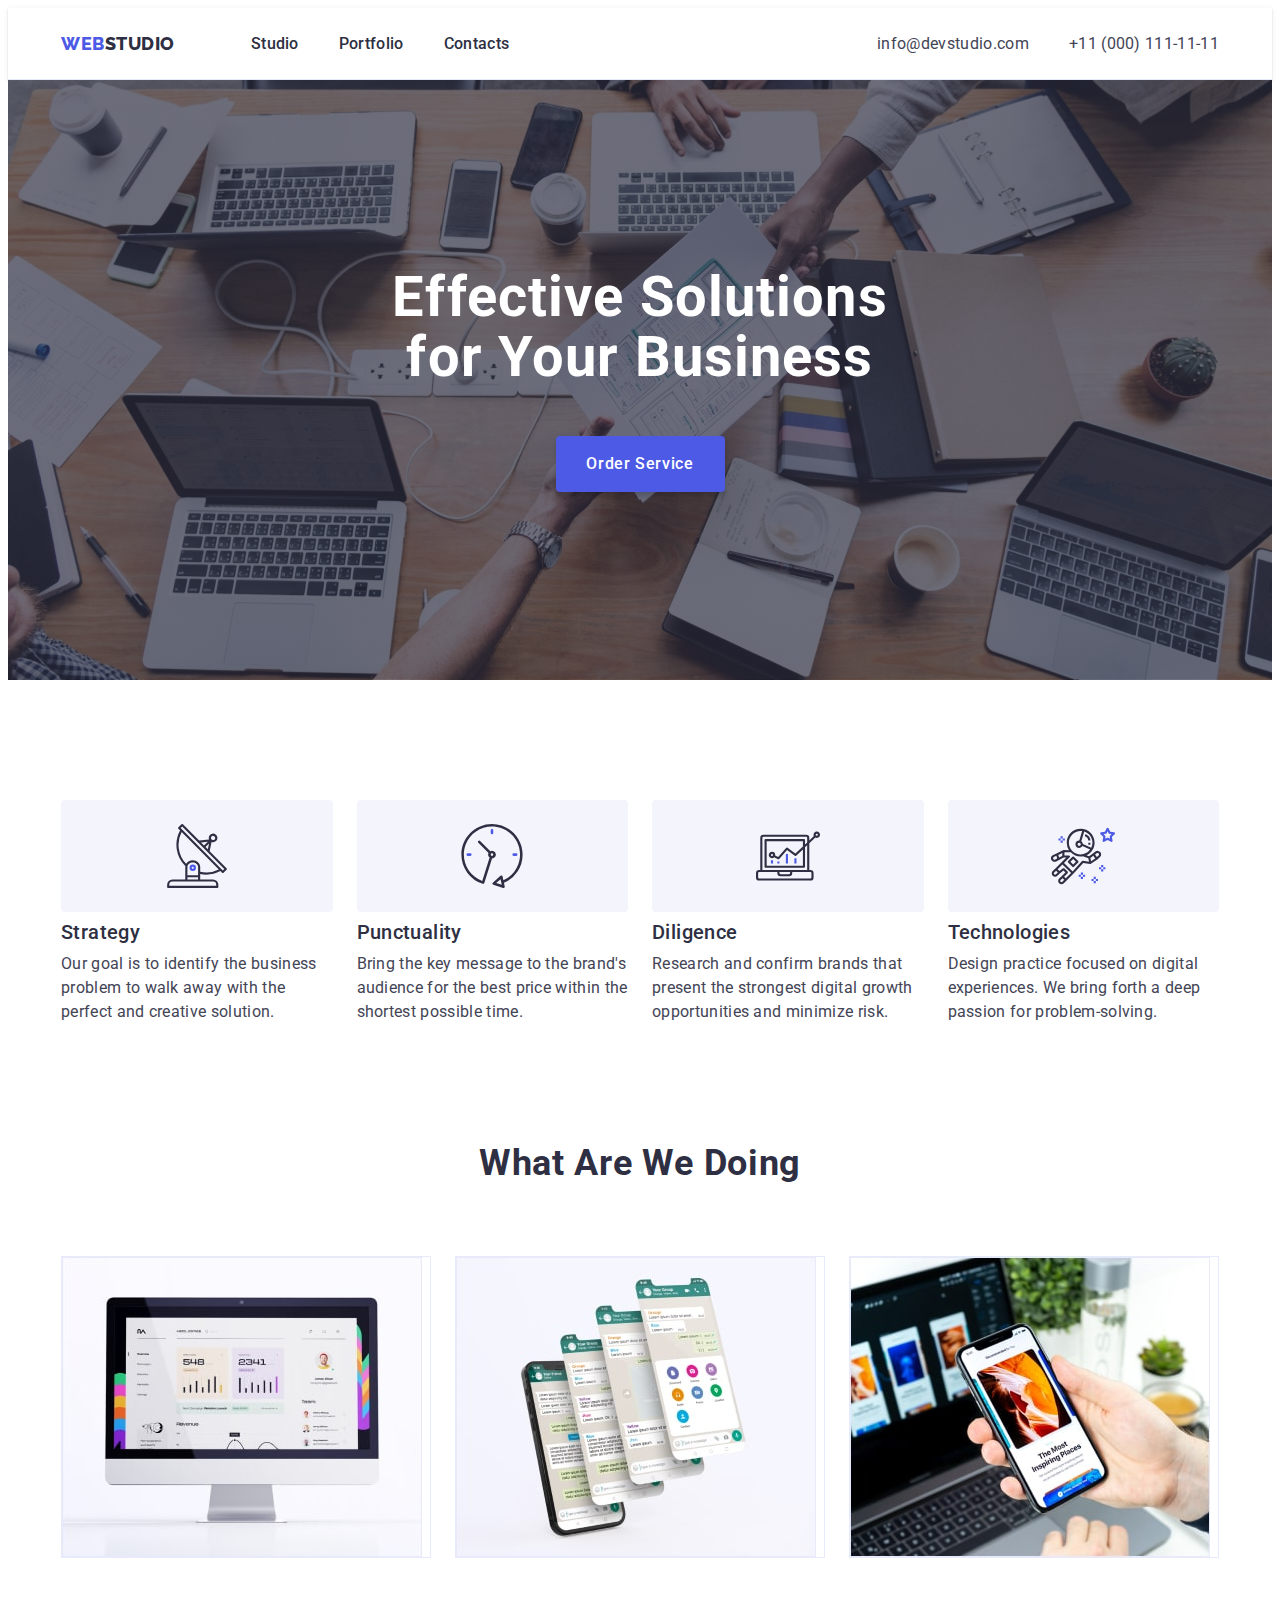
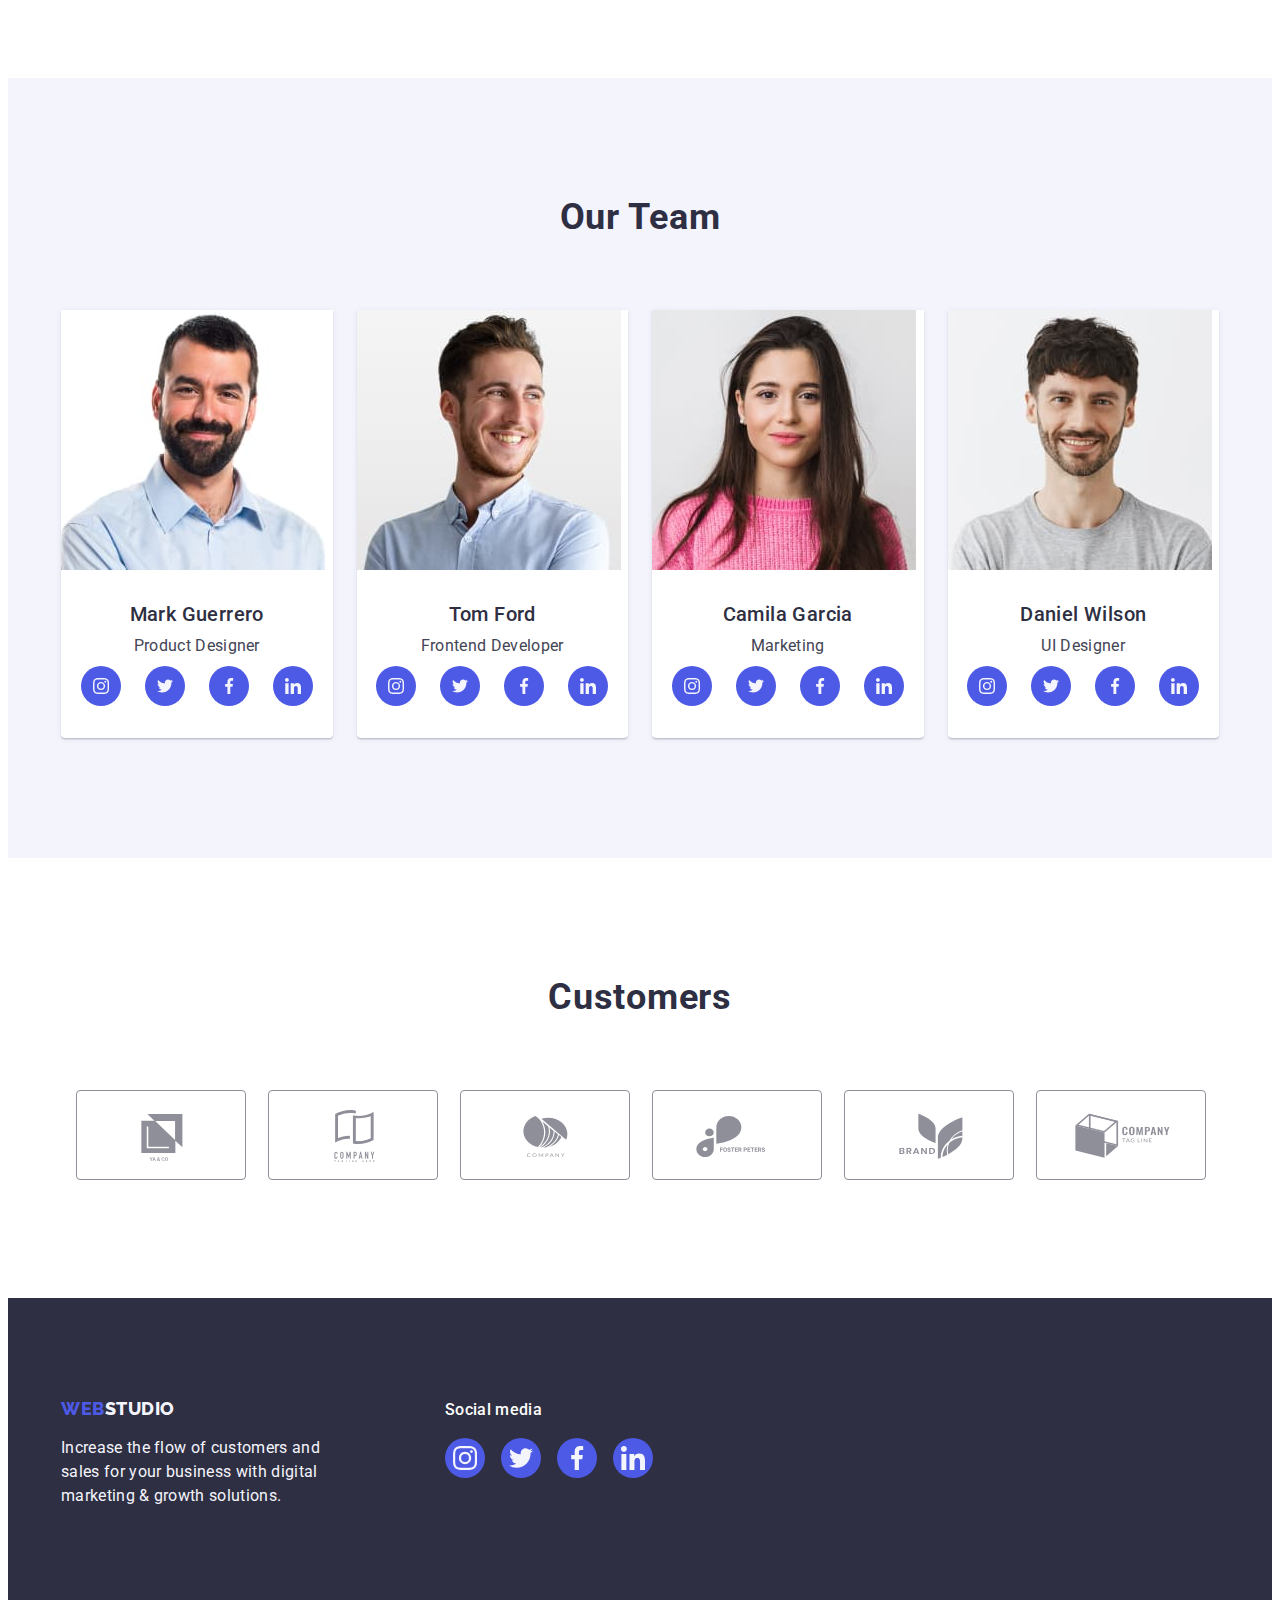
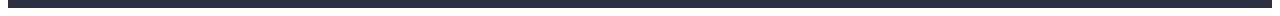
<file: index.html>
<!DOCTYPE html>
<html lang="en">
  <head>
    <meta charset="UTF-8">
    <meta http-equiv="X-UA-Compatible" content="IE=edge">
    <meta name="viewport" content="width=device-width, initial-scale=1.0">
    <title>WebStudio</title>
    <link rel="preconnect" href="https://fonts.googleapis.com">
    <link rel="preconnect" href="https://fonts.gstatic.com" crossorigin>
    <link 
      href="https://fonts.googleapis.com/css2?family=Raleway:wght@800&family=Roboto:wght@400;500;700;900&display=swap"
      rel="stylesheet">
    <link rel="stylesheet" href="https://cdnjs.cloudflare.com/ajax/libs/modern-normalize/1.1.0/modern-normalize.min.css"
      integrity="sha512-wpPYUAdjBVSE4KJnH1VR1HeZfpl1ub8YT/NKx4PuQ5NmX2tKuGu6U/JRp5y+Y8XG2tV+wKQpNHVUX03MfMFn9Q=="
      crossorigin="anonymous" referrerpolicy="no-referrer" />
    <link rel="stylesheet" href="./css/styles.css">
  </head>
  <body>
    <header class="header">
      <div class="container header-container">
        <nav class="header-navigation">
          <a href="./index.html" class="header-logo link">Web<span class="header-logo-second">Studio</span></a>
          <ul class="header-list list">
            <li class="header-item"><a class="header-link link" href="./index.html">Studio</a></li>
            <li class="header-item"><a class="header-link link" href="./portfolio.html">Portfolio</a></li>
            <li class="header-item"><a class="header-link link" href="">Contacts</a></li>
          </ul>
        </nav>
        <address class="header-address">
          <ul class="list-address list">
            <li class="address-item"><a class="address-link link" href="mailto:info@devstudio.com">info@devstudio.com</a></li>
            <li class="address-item"><a class="address-link link" href="tel:+110001111111">+11 (000) 111-11-11</a></li>
          </ul>
        </address>
      </div>
    </header>
    <main>
      <section class="banner section">
        <div class="container">
          <h1 class="banner-title">Effective Solutions for Your Business</h1>
          <button class="banner-btn" type="button">Order Service</button>
        </div>
      </section>
      <section class="our-line section">
        <div class="container">
          <h2 hidden class="our-line-big-title">Our line</h2>
          <ul class="our-line-list list">
            <li class="our-line-item">
              <div class="our-line-wrap">
                <svg class="our-line-icons" width="64" height="64">
                  <use href="./images/icons-company.svg#icon-antenna"></use>
                </svg>
              </div>
              <h3 class="our-line-title title">Strategy</h3>
              <p class="our-line-text">Our goal is to identify the business problem to walk away with the perfect and creative solution.</p>
            </li>
            <li class="our-line-item">
              <div class="our-line-wrap">
                <svg class="our-line-icons" width="64" height="64">
                  <use href="./images/icons-company.svg#icon-clock"></use>
                </svg>
              </div>
              <h3 class="our-line-title title">Punctuality</h3>
              <p class="our-line-text">Bring the key message to the brand's audience for the best price within the shortest possible time.</p>
            </li>
            <li class="our-line-item">
              <div class="our-line-wrap">
                <svg class="our-line-icons" width="64" height="64">
                  <use href="./images/icons-company.svg#icon-diagram"></use>
                </svg>
              </div>
              <h3 class="our-line-title title">Diligence</h3>
              <p class="our-line-text">Research and confirm brands that present the strongest digital growth opportunities and minimize risk.</p>
            </li>
            <li class="our-line-item">
              <div class="our-line-wrap">
                <svg class="our-line-icons" width="64" height="64">
                  <use href="./images/icons-company.svg#icon-astronaut"></use>
                </svg>
              </div>
              <h3 class="our-line-title title">Technologies</h3>
              <p class="our-line-text">Design practice focused on digital experiences. We bring forth a deep passion for problem-solving.</p>
            </li>
          </ul>
        </div>
      </section>
      <section class="examples section">
        <div class="container">
          <h2 class="examples-big-title">What are we doing</h2>
          <ul class="examples-list list">
            <li class="examples-item"><img src="./images/img1.jpg" width="360" height="300" alt="imac"></li>
            <li class="examples-item"><img src="./images/img2.jpg" width="360" height="300" alt="application on the phone"></li>
            <li class="examples-item"><img src="./images/img3.jpg" width="360" height="300" alt="phone"></li>
          </ul>
        </div>
      </section>
      <section class="team section">
        <div class="container">
          <h2 class="team-big-title">Our Team</h2>
          <ul class="team-list list">
            <li class="team-item">
              <img src="./images/img4.jpg" alt="foto Mark Guerrero" width="264" height="260">
              <h3 class="team-title title">Mark Guerrero</h3>
              <p class="team-text">Product Designer</p>
              <ul class="team-item-list list">
                <li class="team-item-soc">
                  <a href="#" class="team-soc-link link" >
                    <svg class="team-soc-icon" width="16" height="16">
                      <use href="./images/icons-company.svg#icon-instagram"></use>
                    </svg>
                  </a>
                </li>
                <li class="team-item-soc">
                  <a href="#" class="team-soc-link link" >
                    <svg class="team-soc-icon" width="16" height="16">
                      <use href="./images/icons-company.svg#icon-twitter"></use>
                    </svg>
                  </a>
                </li>
                <li class="team-item-soc">
                  <a href="#" class="team-soc-link link" >
                    <svg class="team-soc-icon" width="16" height="16">
                      <use href="./images/icons-company.svg#icon-facebook"></use>
                    </svg>
                  </a>
                </li>
                <li class="team-item-soc">
                  <a href="#" class="team-soc-link link" >
                    <svg class="team-soc-icon" width="16" height="16">
                      <use href="./images/icons-company.svg#icon-linkedin"></use>
                    </svg>
                  </a>
                </li>
              </ul>
            </li>
            <li class="team-item">
              <img src="./images/img5.jpg" alt="foto Tom Ford" width="264" height="260">
              <h3 class="team-title title">Tom Ford</h3>
              <p class="team-text">Frontend Developer</p>
              <ul class="team-item-list list">
                <li class="team-item-soc">
                  <a href="#" class="team-soc-link link" >
                    <svg class="team-soc-icon" width="16" height="16">
                      <use href="./images/icons-company.svg#icon-instagram"></use>
                    </svg>
                  </a>
                </li>
                <li class="team-item-soc">
                  <a href="#" class="team-soc-link link" >
                    <svg class="team-soc-icon" width="16" height="16">
                      <use href="./images/icons-company.svg#icon-twitter"></use>
                    </svg>
                  </a>
                </li>
                <li class="team-item-soc">
                  <a href="#" class="team-soc-link link" >
                    <svg class="team-soc-icon" width="16" height="16">
                      <use href="./images/icons-company.svg#icon-facebook"></use>
                    </svg>
                  </a>
                </li>
                <li class="team-item-soc">
                  <a href="#" class="team-soc-link link" >
                    <svg class="team-soc-icon" width="16" height="16">
                      <use href="./images/icons-company.svg#icon-linkedin"></use>
                    </svg>
                  </a>
                </li>
              </ul>
            </li>
            <li class="team-item">
              <img src="./images/img6.jpg" alt="foto Camila Garcia" width="264" height="260">
              <h3 class="team-title title">Camila Garcia</h3>
              <p class="team-text">Marketing</p>
              <ul class="team-item-list list">
                <li class="team-item-soc">
                  <a href="#" class="team-soc-link link" >
                    <svg class="team-soc-icon" width="16" height="16">
                      <use href="./images/icons-company.svg#icon-instagram"></use>
                    </svg>
                  </a>
                </li>
                <li class="team-item-soc">
                  <a href="#" class="team-soc-link link" >
                    <svg class="team-soc-icon" width="16" height="16">
                      <use href="./images/icons-company.svg#icon-twitter"></use>
                    </svg>
                  </a>
                </li>
                <li class="team-item-soc">
                  <a href="#" class="team-soc-link link" >
                    <svg class="team-soc-icon" width="16" height="16">
                      <use href="./images/icons-company.svg#icon-facebook"></use>
                    </svg>
                  </a>
                </li>
                <li class="team-item-soc">
                  <a href="#" class="team-soc-link link" >
                    <svg class="team-soc-icon" width="16" height="16">
                      <use href="./images/icons-company.svg#icon-linkedin"></use>
                    </svg>
                  </a>
                </li>
              </ul>
            </li>
            <li class="team-item">
              <img src="./images/img7.jpg" alt="foto Daniel Wilson" width="264" height="260">
              <h3 class="team-title title">Daniel Wilson</h3>
              <p class="team-text">UI Designer</p>
              <ul class="team-item-list list">
                <li class="team-item-soc">
                  <a href="#" class="team-soc-link link" >
                    <svg class="team-soc-icon" width="16" height="16">
                      <use href="./images/icons-company.svg#icon-instagram"></use>
                    </svg>
                  </a>
                </li>
                <li class="team-item-soc">
                  <a href="#" class="team-soc-link link" >
                    <svg class="team-soc-icon" width="16" height="16">
                      <use href="./images/icons-company.svg#icon-twitter"></use>
                    </svg>
                  </a>
                </li>
                <li class="team-item-soc">
                  <a href="#" class="team-soc-link link" >
                    <svg class="team-soc-icon" width="16" height="16">
                      <use href="./images/icons-company.svg#icon-facebook"></use>
                    </svg>
                  </a>
                </li>
                <li class="team-item-soc">
                  <a href="#" class="team-soc-link link" >
                    <svg class="team-soc-icon" width="16" height="16">
                      <use href="./images/icons-company.svg#icon-linkedin"></use>
                    </svg>
                  </a>
                </li>
              </ul>
            </li>
          </ul>
        </div>
      </section>
      <section class="clients section">
        <div class="container">
          <h2 class="clients-title">Customers</h2>
          <ul class="clients-list list">
            <li class="clients-item">      
              <a href="#" class="clients-list-link link">
                <svg class="clients-icons" width="104" height="56">
                  <use href="./images/icons-company.svg#icon-Client-1"></use>
                </svg>
              </a>
            </li>
            <li class="clients-item">
              <a href="#" class="clients-list-link link">
                <svg class="clients-icons" width="104" height="56">
                  <use href="./images/icons-company.svg#icon-Client-2"></use>
                </svg>
              </a>
            </li>
            <li class="clients-item">
              <a href="#" class="clients-list-link link">
                <svg class="clients-icons" width="104" height="56">
                  <use href="./images/icons-company.svg#icon-Client-3"></use>
                </svg>
              </a>
            </li>
            <li class="clients-item">
              <a href="#" class="clients-list-link link">
                <svg class="clients-icons" width="104" height="56">
                  <use href="./images/icons-company.svg#icon-Client-4"></use>
                </svg>
              </a>
            </li>
            <li class="clients-item">
              <a href="#" class="clients-list-link link">
                <svg class="clients-icons" width="104" height="56">
                  <use href="./images/icons-company.svg#icon-Client-5"></use>
                </svg>
              </a>
            </li>
            <li class="clients-item">
              <a href="#" class="clients-list-link link">
                <svg class="clients-icons" width="104" height="56">
                  <use href="./images/icons-company.svg#icon-Client-6"></use>
                </svg>
              </a>
            </li>
          </ul>
        </div>
      </section>
    </main>
    <footer class="footer">
      <div class="container footer-wrap">
        <div class="footer-logo-wrap">
          <a href="./index.html" class="footer-logo link">Web<span class="footer-logo-second">Studio</span></a>
          <p class="footer-text">Increase the flow of customers and sales for your business with digital marketing & growth solutions.</p>
        </div>
        <div class="footer-soc-wrap">
          <p class="footer-soc-text">Social media</p>
          <ul class="footer-soc-list list">
            <li class="footer-soc-item">
              <a href="#" class="footer-soc-link">
                <svg class="footer-soc-icon" width="24" height="24">
                  <use href="./images/icons-company.svg#icon-instagram"></use>
                </svg>
              </a>
            </li>
            <li class="footer-soc-item">
              <a href="#" class="footer-soc-link">
                <svg class="footer-soc-icon" width="24" height="24">
                  <use href="./images/icons-company.svg#icon-twitter"></use>
                </svg>
              </a>
            </li>
            <li class="footer-soc-item">
              <a href="#" class="footer-soc-link">
                <svg class="footer-soc-icon" width="24" height="24">
                  <use href="./images/icons-company.svg#icon-facebook"></use>
                </svg>
              </a>
            </li>
            <li class="footer-soc-item">
              <a href="#" class="footer-soc-link">
                <svg class="footer-soc-icon" width="24" height="24">
                  <use href="./images/icons-company.svg#icon-linkedin"></use>
                </svg>
              </a>
            </li>
          </ul>
        </div>
      </div>
    </footer>
  </body>
</html>
</file>
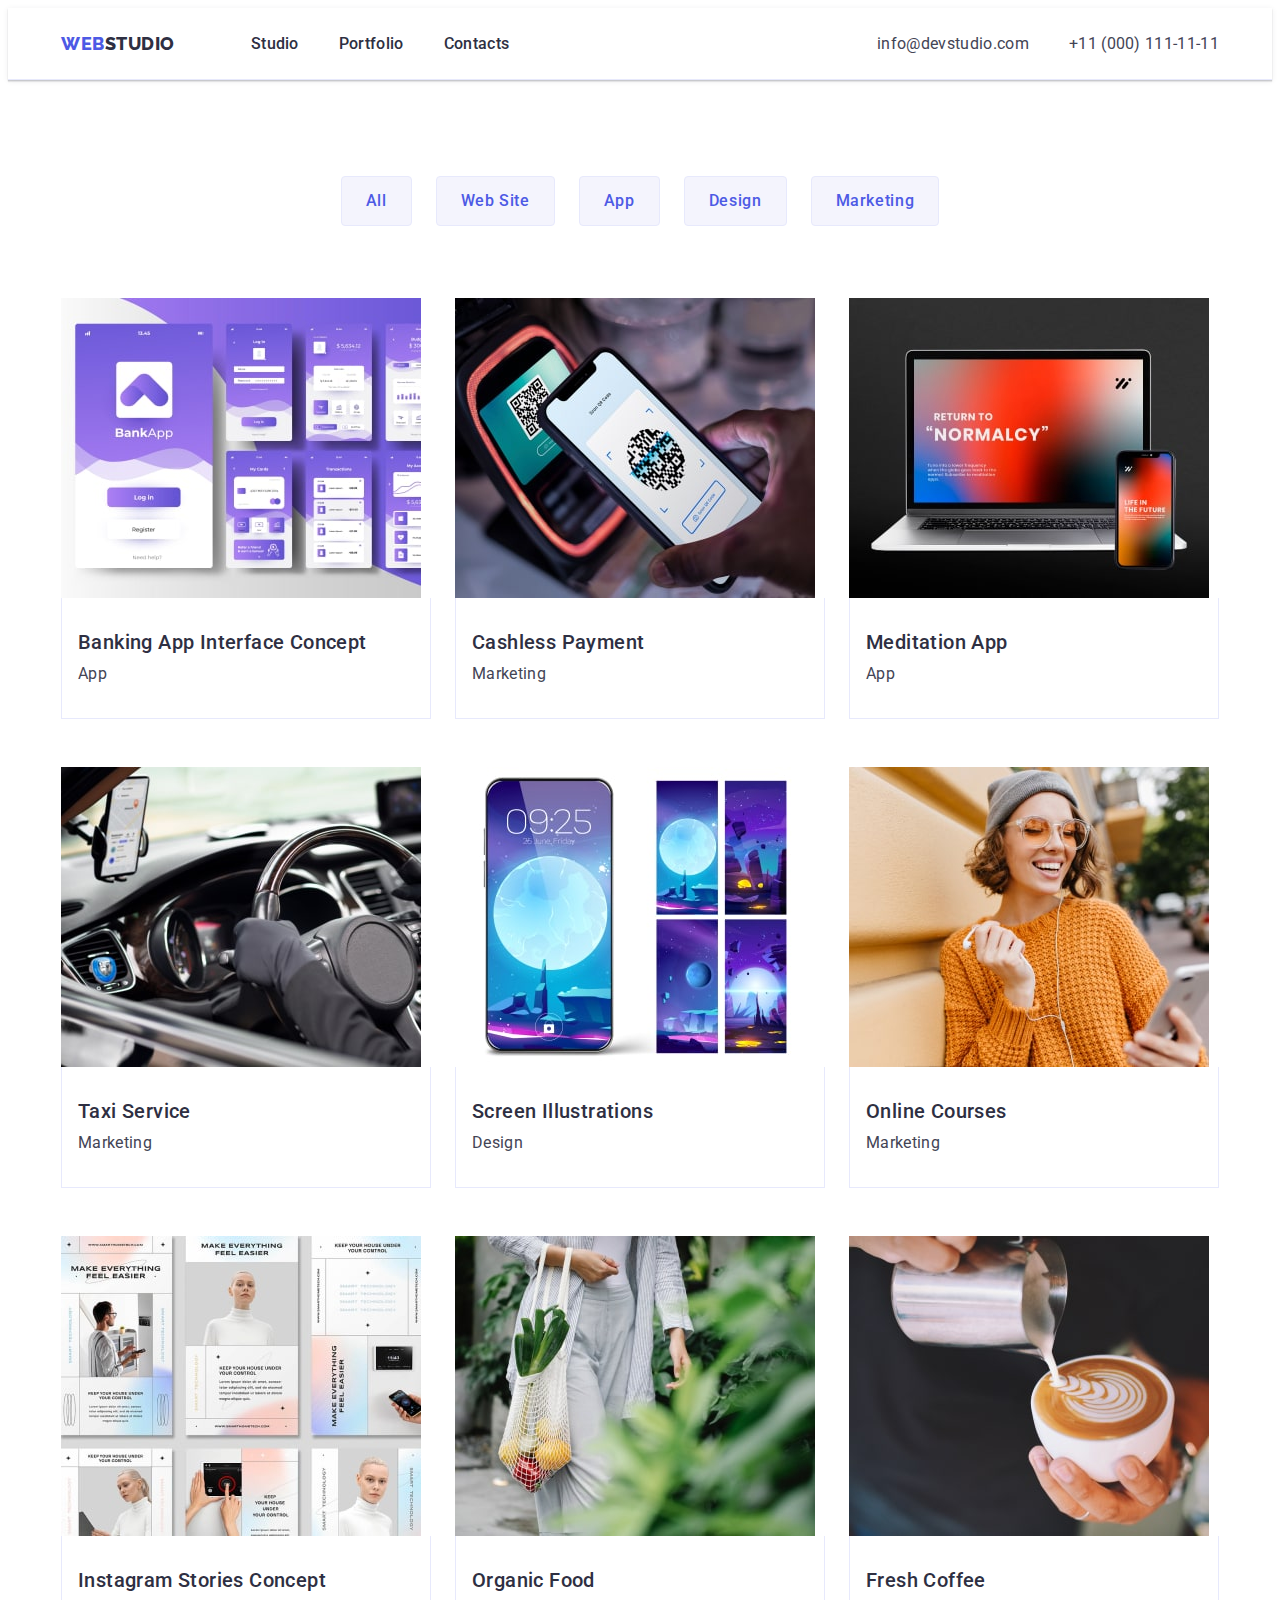
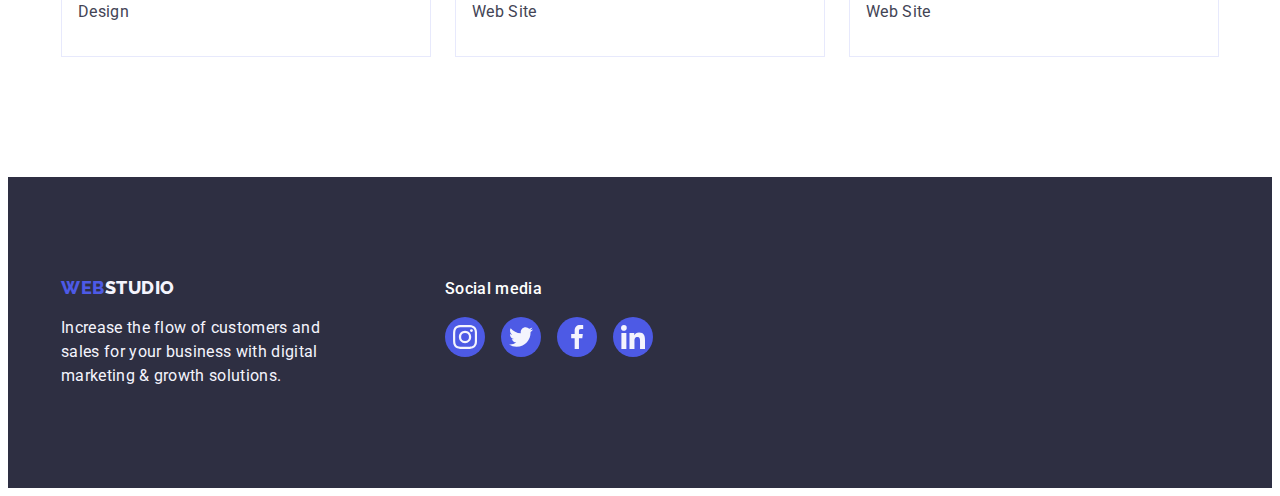
<file: portfolio.html>
<!DOCTYPE html>
<html lang="en">
  <head>
    <meta charset="UTF-8">
    <meta http-equiv="X-UA-Compatible" content="IE=edge">
    <meta name="viewport" content="width=device-width, initial-scale=1.0">
    <title>Portfolio</title>
    <link rel="preconnect" href="https://fonts.googleapis.com">
    <link rel="preconnect" href="https://fonts.gstatic.com" crossorigin>
    <link 
      href="https://fonts.googleapis.com/css2?family=Raleway:wght@800&family=Roboto:wght@400;500;700;900&display=swap"
      rel="stylesheet">
    <link rel="stylesheet" href="https://cdnjs.cloudflare.com/ajax/libs/modern-normalize/1.1.0/modern-normalize.min.css"
      integrity="sha512-wpPYUAdjBVSE4KJnH1VR1HeZfpl1ub8YT/NKx4PuQ5NmX2tKuGu6U/JRp5y+Y8XG2tV+wKQpNHVUX03MfMFn9Q=="
      crossorigin="anonymous" referrerpolicy="no-referrer" />
    <link rel="stylesheet" href="./css/styles.css">
  </head>
  <body>
    <header class="header">
      <div class="container header-container">
        <nav class="header-navigation">
          <a href="./index.html" class="header-logo link">Web<span class="header-logo-second">Studio</span></a>
          <ul class="header-list list">
            <li class="header-item"><a class="header-link link" href="./index.html">Studio</a></li>
            <li class="header-item"><a class="header-link link" href="./portfolio.html">Portfolio</a></li>
            <li class="header-item"><a class="header-link link" href="">Contacts</a></li>
          </ul>
        </nav>
        <address class="header-address">
          <ul class="list-address list">
            <li class="address-item"><a class="address-link link" href="mailto:info@devstudio.com">info@devstudio.com</a></li>
            <li class="address-item"><a class="address-link link" href="tel:+110001111111">+11 (000) 111-11-11</a></li>
          </ul>
        </address>
      </div>
    </header>
    <main>
      <section class="buttons-products section">
        <div class="container">
          <h1 hidden class="portfolio-title">Products</h1>
          <ul class="buttons-list list">
            <li class="buttons-item"><button type="button" class="buttons-btn">All</button></li>
            <li class="buttons-item"><button type="button" class="buttons-btn">Web Site</button></li>
            <li class="buttons-item"><button type="button" class="buttons-btn">App</button></li>
            <li class="buttons-item"><button type="button" class="buttons-btn">Design</button></li>
            <li class="buttons-item"><button type="button" class="buttons-btn">Marketing</button></li>
          </ul>
          <ul class="products-list list">
            <li class="products-item">
              <a href="#" class="products-item-link link">
                <img src="./images/img8.jpg" width="360" height="300" alt="mobile app">
                <div class="products-description">
                  <h2 class="products-title title">Banking App Interface Concept</h2>
                  <p class="products-text">App</p>
                </div>
              </a>
            </li>
            <li class="products-item">
              <a href="#" class="products-item-link link">
                <img src="./images/img9.jpg" width="360" height="300" alt="payment by phone">
                <div class="products-description">
                  <h2 class="products-title title">Cashless Payment</h2>
                  <p class="products-text">Marketing</p>
                </div>
              </a>
            </li>
            <li class="products-item">
              <a href="#" class="products-item-link link">
                <img src="./images/img10.jpg" width="360" height="300" alt="laptop and phone">
                <div class="products-description">
                  <h2 class="products-title title">Meditation App</h2>
                  <p class="products-text">App</p>
                </div>
              </a>
            </li>
            <li class="products-item">
              <a href="#" class="products-item-link link">
                <img src="./images/img11.jpg" width="360" height="300" alt="interior of the car">
                <div class="products-description">
                  <h2 class="products-title title">Taxi Service</h2>
                  <p class="products-text">Marketing</p>
                </div>
              </a>
            </li>
            <li class="products-item">
              <a href="#" class="products-item-link link">
                <img src="./images/img12.jpg" width="360" height="300" alt="phone">
                <div class="products-description">
                  <h2 class="products-title title">Screen Illustrations</h2>
                  <p class="products-text">Design</p>
                </div>
              </a>
            </li>
            <li class="products-item">
              <a href="#" class="products-item-link link">
                <img src="./images/img13.jpg" width="360" height="300" alt="young woman">
                <div class="products-description">
                  <h2 class="products-title title">Online Courses</h2>
                  <p class="products-text">Marketing</p>
                </div>
              </a>
            </li>
            <li class="products-item">
              <a href="#" class="products-item-link link">
                <img src="./images/img14.jpg" width="360" height="300" alt="instagram app">
                <div class="products-description">
                  <h2 class="products-title title">Instagram Stories Concept</h2>
                  <p class="products-text">Design</p>
                </div>
              </a>
            </li>
            <li class="products-item">
              <a href="#" class="products-item-link link">
                <img src="./images/img15.jpg" width="360" height="300" alt="organic food">
                <div class="products-description">
                  <h2 class="products-title title">Organic Food</h2>
                  <p class="products-text">Web Site</p>
                </div>
              </a>
            </li>
            <li class="products-item">
              <a href="#" class="products-item-link link">
                <img src="./images/img16.jpg" width="360" height="300" alt="coffee with milk">
                <div class="products-description">
                  <h2 class="products-title title">Fresh Coffee</h2>
                  <p class="products-text">Web Site</p>
                </div>
              </a>
            </li>
          </ul>
        </div>
      </section>
    </main>
    <footer class="footer">
      <div class="container footer-wrap">
        <div class="footer-logo-wrap">
          <a href="./index.html" class="footer-logo link">Web<span class="footer-logo-second">Studio</span></a>
          <p class="footer-text">Increase the flow of customers and sales for your business with digital marketing & growth
            solutions.</p>
        </div>
        <div class="footer-soc-wrap">
          <p class="footer-soc-text">Social media</p>
          <ul class="footer-soc-list list">
            <li class="footer-soc-item">
              <a href="#" class="footer-soc-link">
                <svg class="footer-soc-icon" width="24" height="24">
                  <use href="./images/icons-company.svg#icon-instagram"></use>
                </svg>
              </a>
            </li>
            <li class="footer-soc-item">
              <a href="#" class="footer-soc-link">
                <svg class="footer-soc-icon" width="24" height="24">
                  <use href="./images/icons-company.svg#icon-twitter"></use>
                </svg>
              </a>
            </li>
            <li class="footer-soc-item">
              <a href="#" class="footer-soc-link">
                <svg class="footer-soc-icon" width="24" height="24">
                  <use href="./images/icons-company.svg#icon-facebook"></use>
                </svg>
              </a>
            </li>
            <li class="footer-soc-item">
              <a href="#" class="footer-soc-link">
                <svg class="footer-soc-icon" width="24" height="24">
                  <use href="./images/icons-company.svg#icon-linkedin"></use>
                </svg>
              </a>
            </li>
          </ul>
        </div>
      </div>
    </footer>
  </body>
</html>
</file>
<file: css/styles.css>
:root {
  --main-title-color: #FFFFFF;
  --second-title-color: #2E2F42;
  --hover: #404BBF;
  --hover-footer-soc-icon: #31D0AA;
  --banner-background-color: #2E2F42;
  --footer-background-color: #2E2F42;
  --color-text: #434455;
  --color-soc-icon: #F4F4FD;
  --background-color-soc-icon: #4D5AE5;
}

p,h1,h2,h3,h4,h5,h6 {
  margin: 0;
}

ul {
  margin: 0;
  padding-left: 0;
}

body {
  font-family: 'Roboto', sans-serif;
  color: #434455;
  background-color: #FFFFFF;
}

img {
  display: block;
}

button {
  border: none;
}

.list {
  list-style: none;
}

.link {
  text-decoration: none;
}  

.container {
  width: 1158px;
  padding-left: 15px;
  padding-right: 15px;
  margin: 0 auto;
}

.section {
  padding-top: 120px;
  padding-bottom: 120px;
}

.title {
  font-weight: 500;
  font-size: 20px;
  line-height: 1.2;
  letter-spacing: 0.02em;
}

/*-----------------------HEADER----------------------*/

.header {
  padding-top: 24px;
  padding-bottom: 23px;
  border-bottom: 1px solid #E7E9FC;
  box-shadow: 0px 2px 1px rgba(46, 47, 66, 0.08), 0px 1px 1px rgba(46, 47, 66, 0.16), 0px 1px 6px rgba(46, 47, 66, 0.08);
}

.header-container {
  display: flex;
}

.header-navigation {
  display: flex;
  align-items: center;
  margin-right: auto;
}

.header-logo {
font-family: 'Raleway', sans-serif;
  font-weight: 800;
  font-size: 18px;
  line-height: 1.17;
  display: flex;
  align-items: center;
  letter-spacing: 0.03em;
  text-transform: uppercase;
  color: #4D5AE5;
  margin-right: 76px;
}

.header-logo-second {
  color: #2E2F42;
}

.header-list {
  display: flex;
  gap: 40px;
}

.header-link {
  font-weight: 500;
  font-size: 16px;
  line-height: 1.5;
  letter-spacing: 0.02em;
  color: #2E2F42;
}

.header-link:hover,
.header-link:focus {
  color: var(--hover);
}

.header-address {
  font-style: normal;
}

.list-address {
  display: flex;
  gap: 40px;
}

.address-link {
  font-style: normal;
  font-size: 16px;
  line-height: 1.5;
  letter-spacing: 0.02em;
  color: #434455;
}

.address-link:hover,
.address-link:focus {
  color: var(--hover);
}

/*-----------------------BANNER----------------------*/

.banner {
  background-color :var(--banner-background-color);
  background-image: linear-gradient(rgba(46, 47, 66, 0.7),
    rgba(46, 47, 66, 0.7)), url(../images/background.jpg);
  background-repeat: no-repeat;
  background-position: center;
  background-size: cover;
  padding-top: 188px;
  padding-bottom: 188px;
  max-width: 1440px;
  margin: auto;
}

.banner-title {
  max-width: 496px;
  font-size: 56px;
  line-height: 1.07;
  text-align: center;
  letter-spacing: 0.02em;
  color: var(--main-title-color);
  margin: auto;
  margin-bottom: 48px;
}

.banner-btn {
  min-width: 169px;
  height: 56px;
  font-family: 'Roboto', sans-serif;
  font-weight: 500;
  font-size: 16px;
  line-height: 1.5;
  display: block;
  letter-spacing: 0.04em;
  color: #FFFFFF;
  background-color: #4D5AE5;
  cursor: pointer;
  box-shadow: 0px 4px 4px rgba(0, 0, 0, 0.15);
  border-radius: 4px;
  margin: auto;
}

.banner-btn:hover,
.banner-btn:focus {
  background-color: var(--hover);
}

/*-----------------------OUR-LINE----------------------*/

.our-line-list {
  display: flex;
  gap: 24px;
}

.our-line-item {
  width: calc((100% - 72px) / 4);
}

.our-line-wrap {
  display: flex;
  align-items: center;
  justify-content: center;
  height: 112px;
  background-color: #F4F4FD;
  border-radius: 4px;
  margin-bottom: 8px;
}

.our-line-title {
  color: var(--second-title-color);
  margin-bottom: 8px;
}

.our-line-text {
  font-size: 16px;
  line-height: 1.5;
  letter-spacing: 0.02em;
}

/*-----------------------EXAMPLES----------------------*/

.examples {
  padding-top: 0px;
}

.examples-big-title {
  font-size: 36px;
  line-height: 1.11;
  text-align: center;
  letter-spacing: 0.02em;
  text-transform: capitalize;
  color: var(--second-title-color);
  margin-bottom: 72px;
}

.examples-list {
  display: flex;
  gap: 24px;
}

.examples-item {
  width: calc((100% - 48px) / 3);
  border: 1px solid #E7E9FC;
}

/*-----------------------TEAM----------------------*/

.team {
  background-color: #F4F4FD;
}

.team-big-title {
  font-size: 36px;
  line-height: 1.11;
  text-align: center;
  letter-spacing: 0.02em;
  text-transform: capitalize;
  color: var(--second-title-color);
  margin-bottom: 72px;
}

.team-list {
  display: flex;
  gap: 24px;
}

.team-item {
  background-color: #FFFFFF;
  box-shadow: 0px 1px 6px rgba(46, 47, 66, 0.08), 0px 1px 1px rgba(46, 47, 66, 0.16), 0px 2px 1px rgba(46, 47, 66, 0.08);
  border-radius: 0px 0px 4px 4px;
  width: calc((100% - 72px) / 4);
}

.team-title {
  text-align: center;
  color: var(--second-title-color);
  margin-top: 32px;
  margin-bottom: 8px;
}

.team-text {
  font-size: 16px;
  line-height: 1.5;
  text-align: center;
  letter-spacing: 0.02em;
  margin-bottom: 8px;
}

.team-item-list {
  display: flex;
  justify-content: center;
  gap: 24px;
  padding-bottom: 32px;
}

.team-item-soc {
  width: 40px;
  height: 40px;
}

.team-soc-link {
  width: 100%;
  height: 100%;
  border-radius: 50%;
  background-color: var(--background-color-soc-icon);
  display: flex;
  align-items: center;
  justify-content: center;
  color: var(--color-soc-icon);
}

.team-soc-link:hover,
.team-soc-link:focus {
  background-color: var(--hover);
}

.team-soc-icon {
  fill: currentColor;
}

/*--------------------CLIENTS-------------------*/

.clients-title {
    font-size: 36px;
    line-height: 1.11;
    text-align: center;
    letter-spacing: 0.02em;
    text-transform: capitalize;
    color: var(--second-title-color);
    margin-bottom: 72px;
}

.clients-list {
  display: flex;
  justify-content: center;
  gap: 24px;
}

.clients-item {
  width: 168px;
  height: 88px;
}

.clients-list-link {
  display: flex;
  justify-content: center;
  align-items: center;
  width: 100%;
  height: 100%;
  border: 1px solid #8E8F99;
  border-radius: 4px;
  color:#8E8F99;
}

.clients-icons {
  fill: currentColor;
}

.clients-list-link:hover,
.clients-list-link:focus {
  color: var(--hover);
  border-color: var(--hover);
}

/*------------------BUTTONS-PRODUCTS-------------------*/

.buttons-products {
  padding-top: 96px;
}

.buttons-list {
  margin-bottom: 72px;
  display: flex;
  justify-content: center;
  gap: 24px;
}

.buttons-btn {
  font-family: 'Roboto', sans-serif;
  font-weight: 500;
  font-size: 16px;
  line-height: 1.5;
  display: flex;
  align-items: center;
  text-align: center;
  letter-spacing: 0.04em;
  color: #4D5AE5;
  background-color: #F4F4FD;
  cursor: pointer;
  padding: 12px 24px 12px 24px;
  border: 1px solid #E7E9FC;
  border-radius: 4px;
}

.buttons-btn:hover,
.buttons-btn:focus {
  background-color: var(--hover);
  color: #FFFFFF;
  box-shadow: 0px 3px 1px rgba(0, 0, 0, 0.1), 0px 2px 1px rgba(0, 0, 0, 0.08), 0px 2px 2px rgba(0, 0, 0, 0.12);
  border: 1px solid var(--hover);
  border-radius: 4px;
}

.products-list {
  display: flex;
  flex-wrap: wrap;
  column-gap: 24px;
  row-gap: 48px;
}

.products-item {
  width: calc((100% - 48px) / 3);
}

.products-item-link {
  display: block;
}

.products-item-link:hover>.products-description, 
.products-item-link:focus>.products-description {
  border: 1px solid #F4F4FD;
  box-shadow: 0px 1px 6px rgba(46, 47, 66, 0.08), 0px 1px 1px rgba(46, 47, 66, 0.16), 0px 2px 1px rgba(46, 47, 66, 0.08);
  border-top: none;
}


.products-description {
  padding-top: 32px;
  padding-left: 16px;
  padding-bottom: 32px;
  border: 1px solid #E7E9FC;
  border-top: none;
}

.products-title {
  color: var(--second-title-color);
  margin-bottom: 8px;
}

.products-text {
  font-size: 16px;
  line-height: 1.5;
  letter-spacing: 0.02em;
  color: var(--color-text);
}

/*-----------------------FOOTER----------------------*/

.footer {
  background-color: var(--footer-background-color);
  padding-top: 100px;
  padding-bottom: 100px;
}

.footer-wrap {
  display: flex;
  gap: 120px;
}

.footer-logo {
  font-family: 'Raleway', sans-serif;
  font-weight: 800;
  font-size: 18px;
  line-height: 1.17;
  display: flex;
  align-items: center;
  letter-spacing: 0.03em;
  text-transform: uppercase;
  color: #4D5AE5;
  margin-bottom: 17.5px;
}

.footer-logo-second {
  color: #F4F4FD;
}

.footer-text {
  max-width: 264px;
  font-size: 16px;
  line-height: 1.5;
  letter-spacing: 0.02em;
  color: #F4F4FD;
}

.footer-soc-text {
  font-weight: 500;
  font-size: 16px;
  line-height: 1.5;
  letter-spacing: 0.02em;
  color: #FFFFFF;
  margin-bottom: 16px;
}

.footer-soc-list {
  display: flex;
  gap: 16px;
}

.footer-soc-item {
  width: 40px;
  height: 40px;
}

.footer-soc-link {
  border-radius: 50%;
  width: 100%;
  height: 100%;
  background-color: var(--background-color-soc-icon);
  display: flex;
  align-items: center;
  justify-content: center;
  color: var(--color-soc-icon);
}

.footer-soc-link:hover,
.footer-soc-link:focus {
  background-color: var(--hover-footer-soc-icon);
}

.footer-soc-icon {
  display: flex;
  fill: currentColor;
}
</file>
